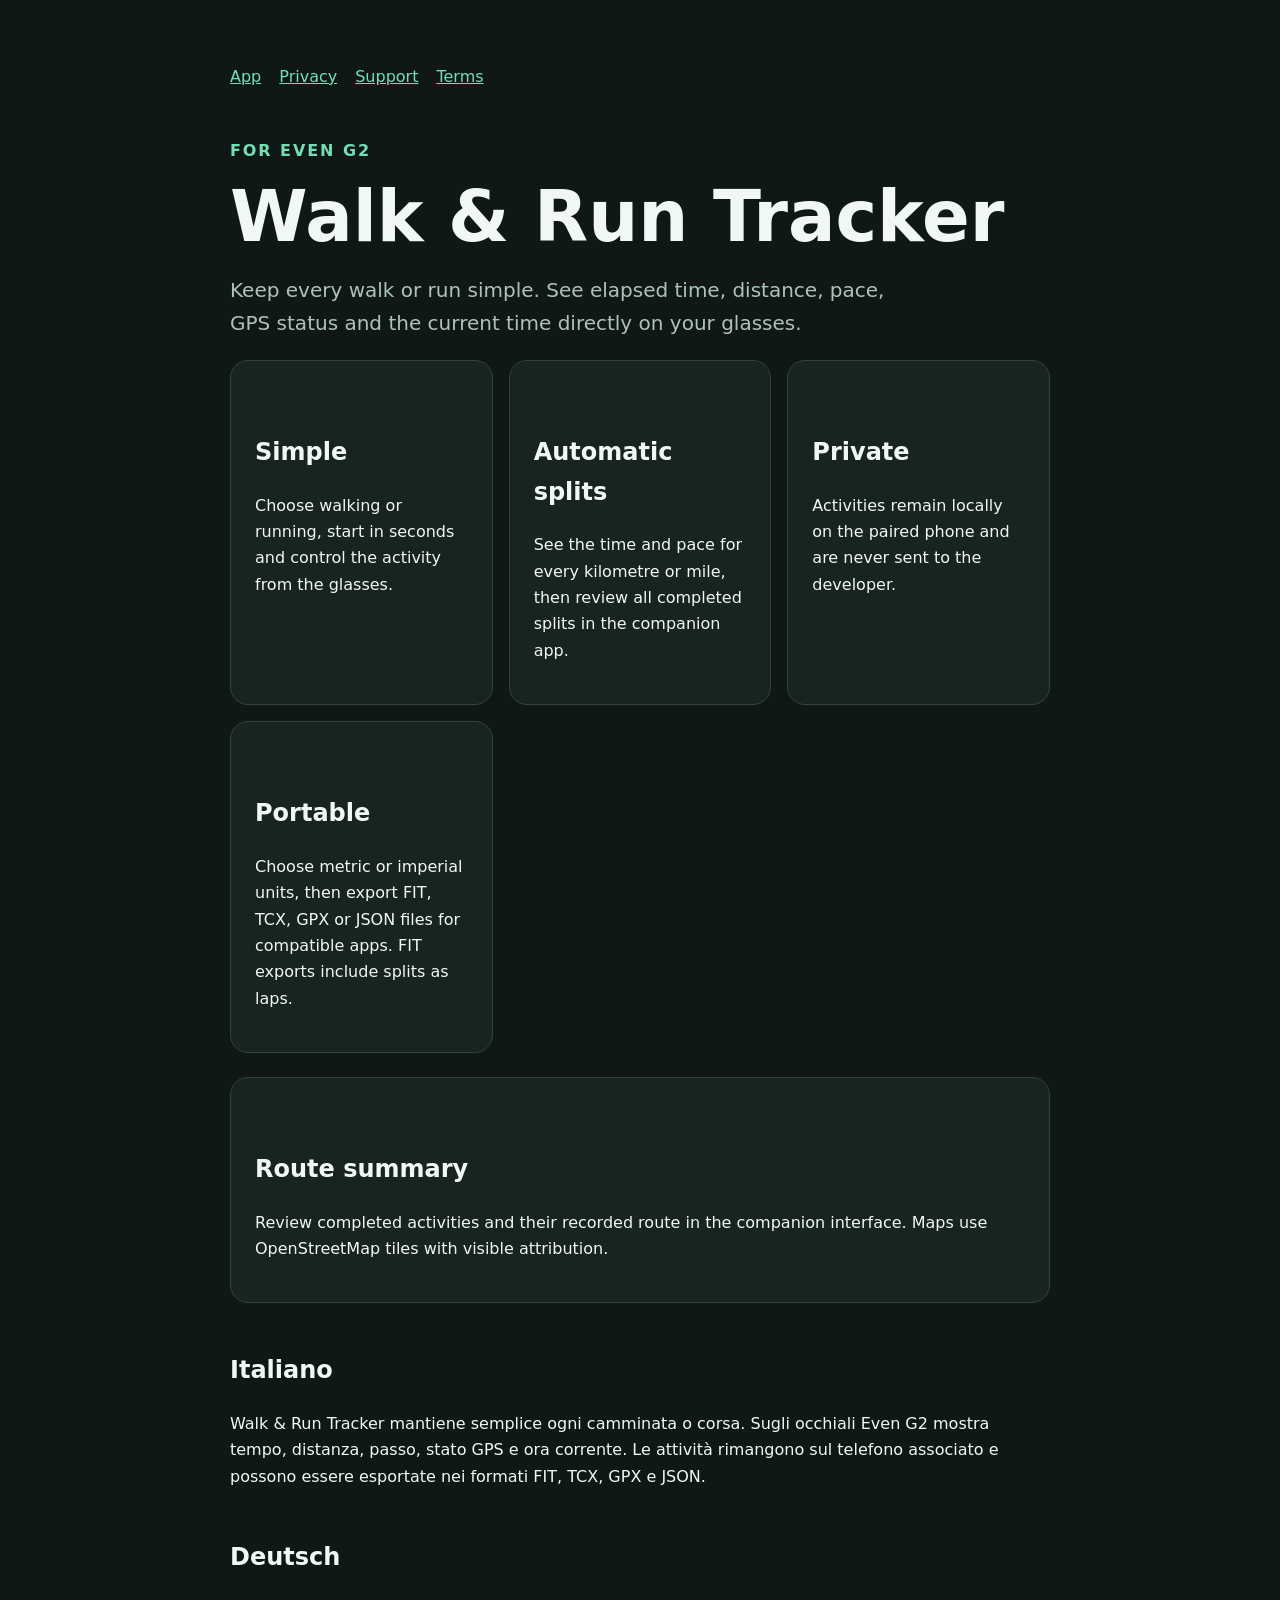
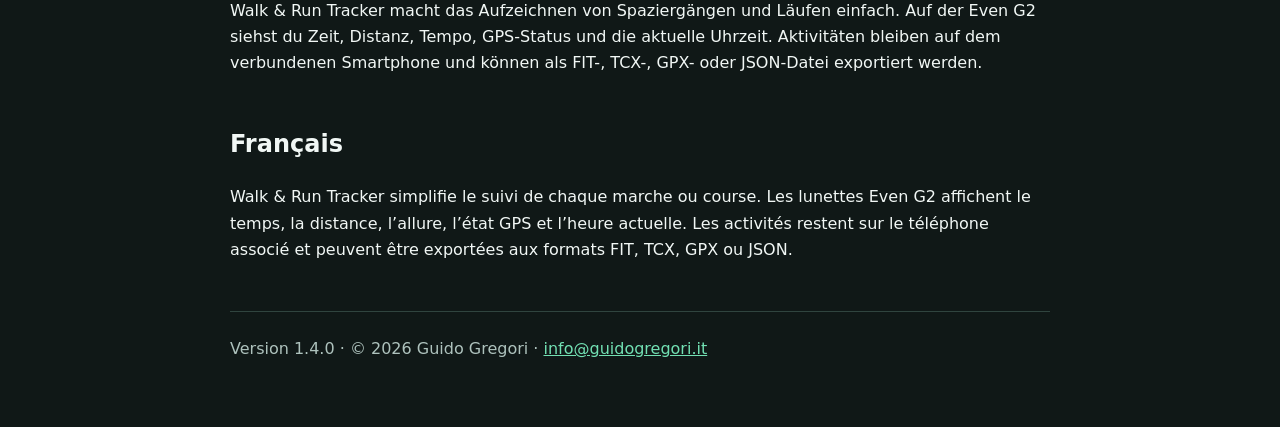
<file: index.html>
<!doctype html><html lang="en"><head><meta charset="utf-8"><meta name="viewport" content="width=device-width,initial-scale=1"><title>Walk & Run Tracker for Even G2</title><meta name="description" content="Simple walk and run tracking for Even G2 glasses."><link rel="stylesheet" href="styles.css"></head><body><main>
<nav><a href="index.html">App</a><a href="privacy.html">Privacy</a><a href="support.html">Support</a><a href="terms.html">Terms</a></nav>
<p class="eyebrow">For Even G2</p><h1>Walk & Run Tracker</h1><p class="lead">Keep every walk or run simple. See elapsed time, distance, pace, GPS status and the current time directly on your glasses.</p>
<section class="features"><div class="card"><h2>Simple</h2><p>Choose walking or running, start in seconds and control the activity from the glasses.</p></div><div class="card"><h2>Automatic splits</h2><p>See the time and pace for every kilometre or mile, then review all completed splits in the companion app.</p></div><div class="card"><h2>Private</h2><p>Activities remain locally on the paired phone and are never sent to the developer.</p></div><div class="card"><h2>Portable</h2><p>Choose metric or imperial units, then export FIT, TCX, GPX or JSON files for compatible apps. FIT exports include splits as laps.</p></div></section>
<div class="card"><h2>Route summary</h2><p>Review completed activities and their recorded route in the companion interface. Maps use OpenStreetMap tiles with visible attribution.</p></div>
<h2>Italiano</h2><p>Walk & Run Tracker mantiene semplice ogni camminata o corsa. Sugli occhiali Even G2 mostra tempo, distanza, passo, stato GPS e ora corrente. Le attività rimangono sul telefono associato e possono essere esportate nei formati FIT, TCX, GPX e JSON.</p>
<h2>Deutsch</h2><p>Walk & Run Tracker macht das Aufzeichnen von Spaziergängen und Läufen einfach. Auf der Even G2 siehst du Zeit, Distanz, Tempo, GPS-Status und die aktuelle Uhrzeit. Aktivitäten bleiben auf dem verbundenen Smartphone und können als FIT-, TCX-, GPX- oder JSON-Datei exportiert werden.</p>
<h2>Français</h2><p>Walk & Run Tracker simplifie le suivi de chaque marche ou course. Les lunettes Even G2 affichent le temps, la distance, l’allure, l’état GPS et l’heure actuelle. Les activités restent sur le téléphone associé et peuvent être exportées aux formats FIT, TCX, GPX ou JSON.</p>
<footer>Version 1.4.0 · © 2026 Guido Gregori · <a href="mailto:info@guidogregori.it">info@guidogregori.it</a></footer>
</main></body></html>
</file>
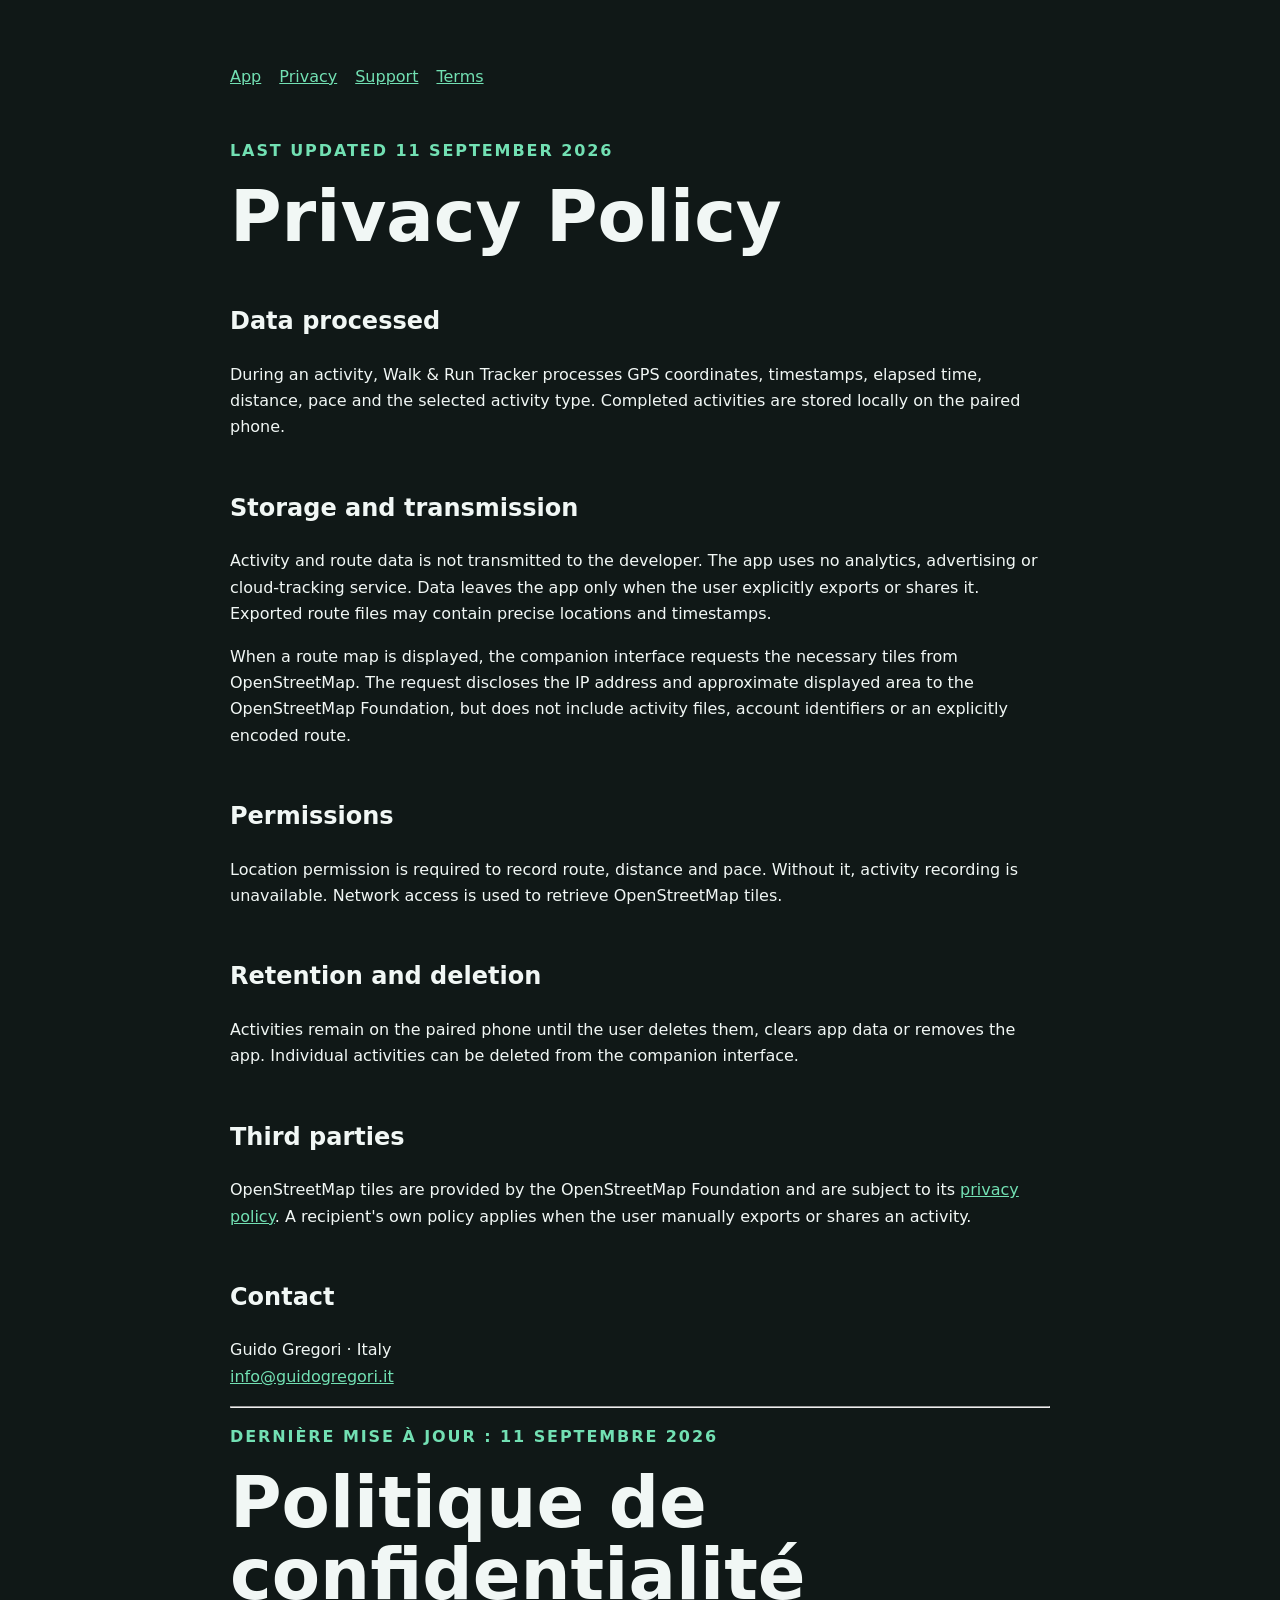
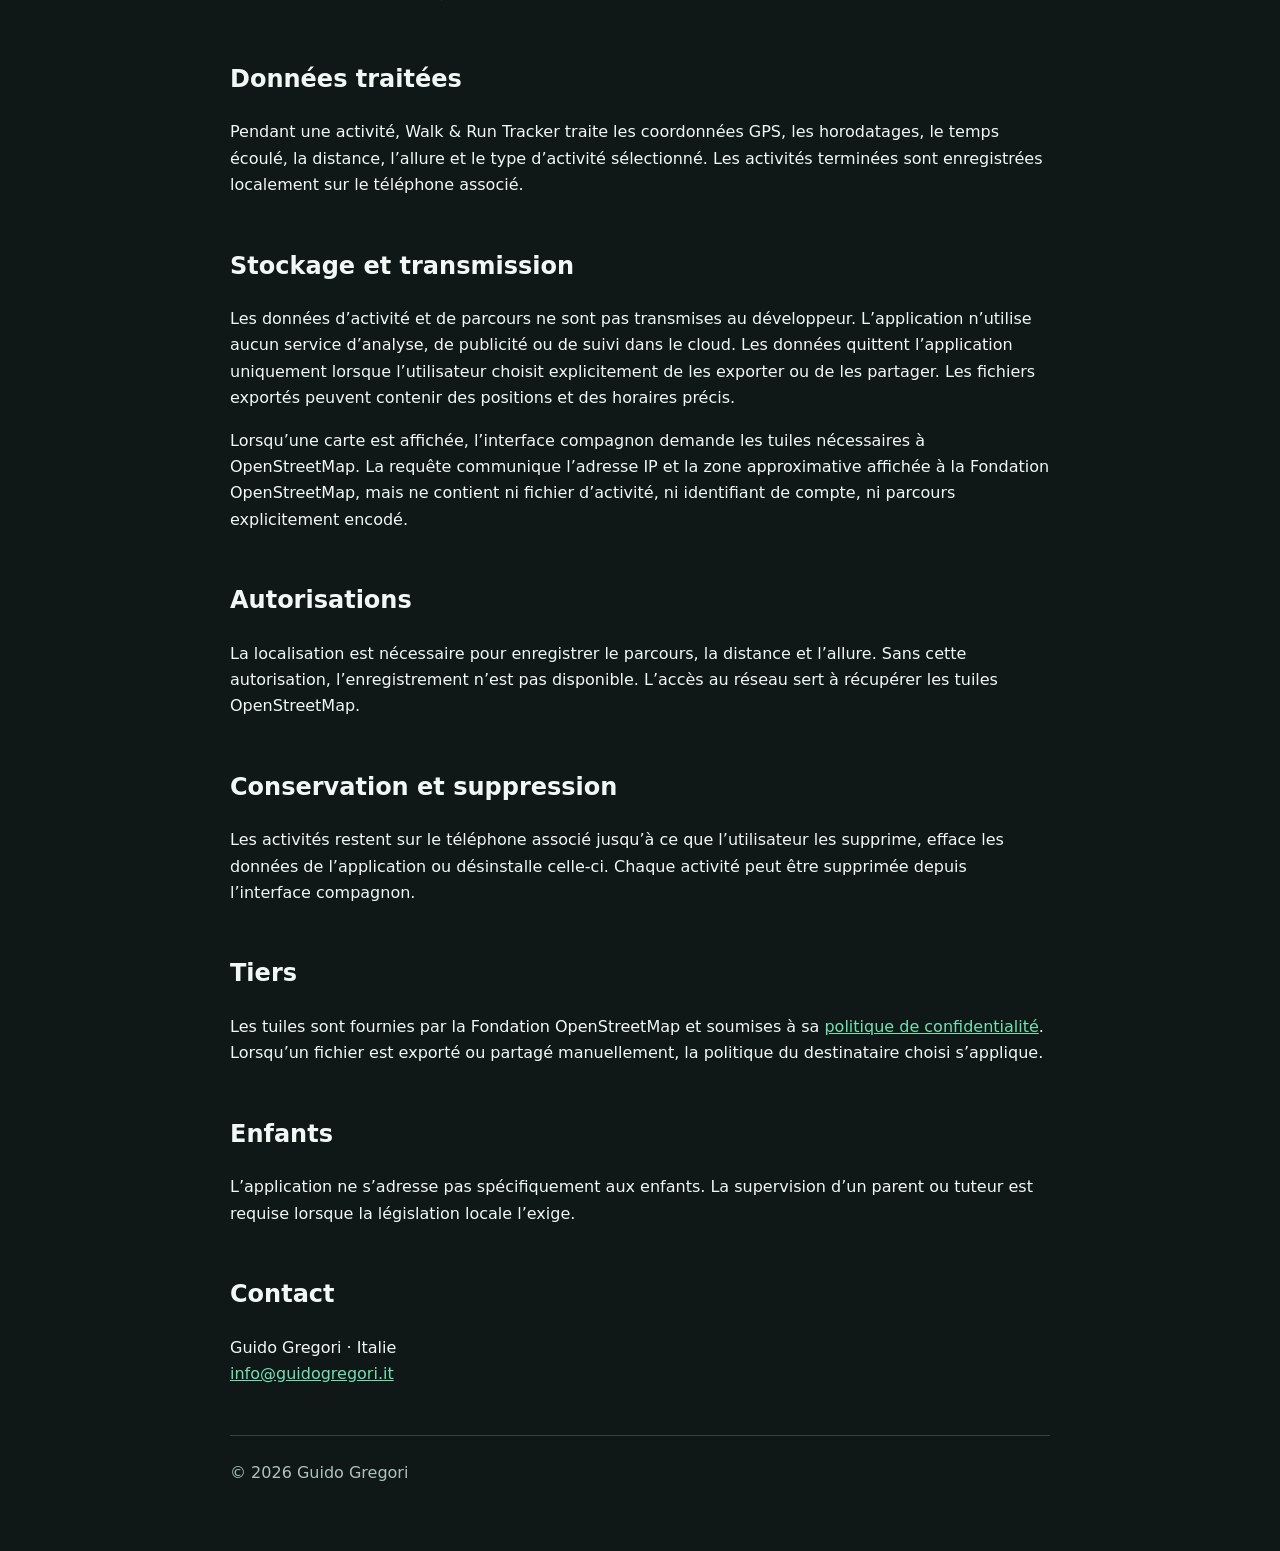
<file: privacy.html>
<!doctype html><html lang="en"><head><meta charset="utf-8"><meta name="viewport" content="width=device-width,initial-scale=1"><title>Privacy Policy — Walk & Run Tracker</title><link rel="stylesheet" href="styles.css"></head><body><main>
<nav><a href="index.html">App</a><a href="privacy.html">Privacy</a><a href="support.html">Support</a><a href="terms.html">Terms</a></nav><p class="eyebrow">Last updated 11 September 2026</p><h1>Privacy Policy</h1>
<h2>Data processed</h2><p>During an activity, Walk & Run Tracker processes GPS coordinates, timestamps, elapsed time, distance, pace and the selected activity type. Completed activities are stored locally on the paired phone.</p>
<h2>Storage and transmission</h2><p>Activity and route data is not transmitted to the developer. The app uses no analytics, advertising or cloud-tracking service. Data leaves the app only when the user explicitly exports or shares it. Exported route files may contain precise locations and timestamps.</p>
<p>When a route map is displayed, the companion interface requests the necessary tiles from OpenStreetMap. The request discloses the IP address and approximate displayed area to the OpenStreetMap Foundation, but does not include activity files, account identifiers or an explicitly encoded route.</p>
<h2>Permissions</h2><p>Location permission is required to record route, distance and pace. Without it, activity recording is unavailable. Network access is used to retrieve OpenStreetMap tiles.</p>
<h2>Retention and deletion</h2><p>Activities remain on the paired phone until the user deletes them, clears app data or removes the app. Individual activities can be deleted from the companion interface.</p>
<h2>Third parties</h2><p>OpenStreetMap tiles are provided by the OpenStreetMap Foundation and are subject to its <a href="https://osmfoundation.org/wiki/Privacy_Policy">privacy policy</a>. A recipient's own policy applies when the user manually exports or shares an activity.</p>
<h2>Contact</h2><p>Guido Gregori · Italy<br><a href="mailto:info@guidogregori.it">info@guidogregori.it</a></p>
<hr><p class="eyebrow">Dernière mise à jour : 11 septembre 2026</p><h1>Politique de confidentialité</h1>
<h2>Données traitées</h2><p>Pendant une activité, Walk & Run Tracker traite les coordonnées GPS, les horodatages, le temps écoulé, la distance, l’allure et le type d’activité sélectionné. Les activités terminées sont enregistrées localement sur le téléphone associé.</p>
<h2>Stockage et transmission</h2><p>Les données d’activité et de parcours ne sont pas transmises au développeur. L’application n’utilise aucun service d’analyse, de publicité ou de suivi dans le cloud. Les données quittent l’application uniquement lorsque l’utilisateur choisit explicitement de les exporter ou de les partager. Les fichiers exportés peuvent contenir des positions et des horaires précis.</p>
<p>Lorsqu’une carte est affichée, l’interface compagnon demande les tuiles nécessaires à OpenStreetMap. La requête communique l’adresse IP et la zone approximative affichée à la Fondation OpenStreetMap, mais ne contient ni fichier d’activité, ni identifiant de compte, ni parcours explicitement encodé.</p>
<h2>Autorisations</h2><p>La localisation est nécessaire pour enregistrer le parcours, la distance et l’allure. Sans cette autorisation, l’enregistrement n’est pas disponible. L’accès au réseau sert à récupérer les tuiles OpenStreetMap.</p>
<h2>Conservation et suppression</h2><p>Les activités restent sur le téléphone associé jusqu’à ce que l’utilisateur les supprime, efface les données de l’application ou désinstalle celle-ci. Chaque activité peut être supprimée depuis l’interface compagnon.</p>
<h2>Tiers</h2><p>Les tuiles sont fournies par la Fondation OpenStreetMap et soumises à sa <a href="https://osmfoundation.org/wiki/Privacy_Policy">politique de confidentialité</a>. Lorsqu’un fichier est exporté ou partagé manuellement, la politique du destinataire choisi s’applique.</p>
<h2>Enfants</h2><p>L’application ne s’adresse pas spécifiquement aux enfants. La supervision d’un parent ou tuteur est requise lorsque la législation locale l’exige.</p>
<h2>Contact</h2><p>Guido Gregori · Italie<br><a href="mailto:info@guidogregori.it">info@guidogregori.it</a></p>
<footer>© 2026 Guido Gregori</footer></main></body></html>
</file>
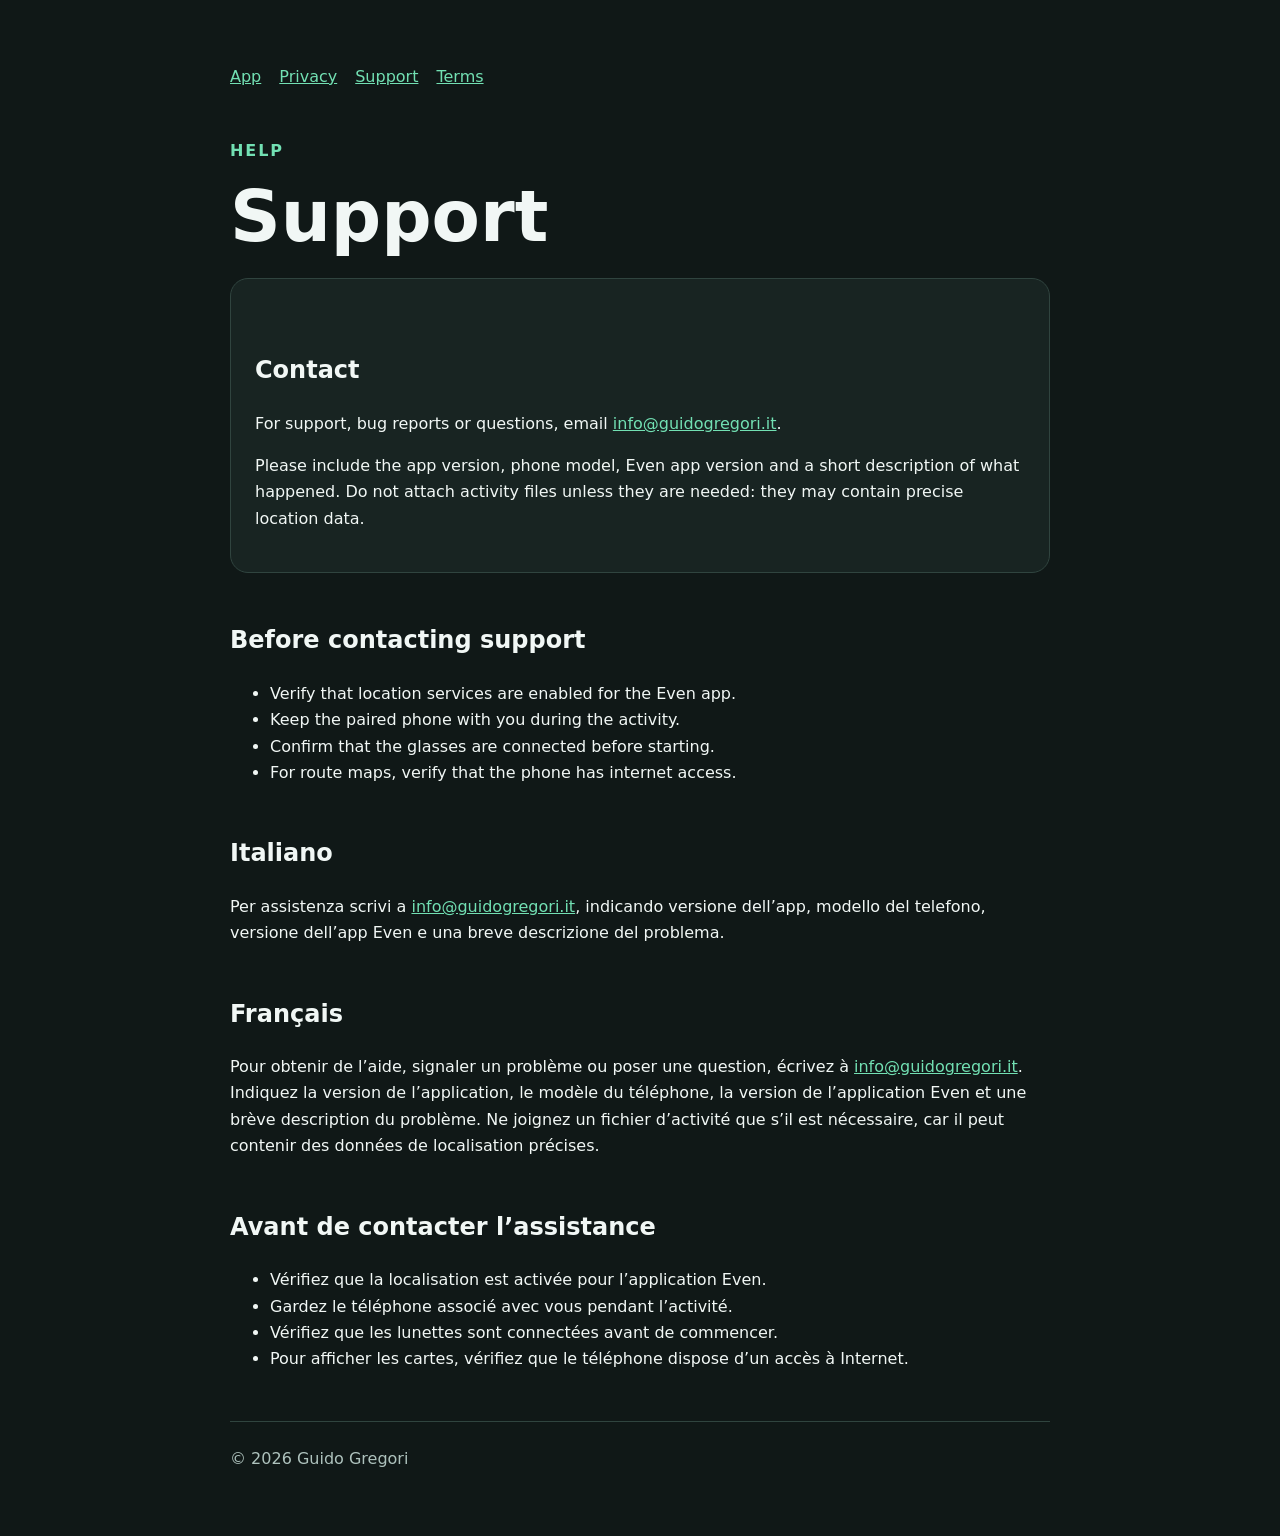
<file: support.html>
<!doctype html><html lang="en"><head><meta charset="utf-8"><meta name="viewport" content="width=device-width,initial-scale=1"><title>Support — Walk & Run Tracker</title><link rel="stylesheet" href="styles.css"></head><body><main>
<nav><a href="index.html">App</a><a href="privacy.html">Privacy</a><a href="support.html">Support</a><a href="terms.html">Terms</a></nav><p class="eyebrow">Help</p><h1>Support</h1>
<div class="card"><h2>Contact</h2><p>For support, bug reports or questions, email <a href="mailto:info@guidogregori.it?subject=Walk%20%26%20Run%20Tracker%20support">info@guidogregori.it</a>.</p><p>Please include the app version, phone model, Even app version and a short description of what happened. Do not attach activity files unless they are needed: they may contain precise location data.</p></div>
<h2>Before contacting support</h2><ul><li>Verify that location services are enabled for the Even app.</li><li>Keep the paired phone with you during the activity.</li><li>Confirm that the glasses are connected before starting.</li><li>For route maps, verify that the phone has internet access.</li></ul>
<h2>Italiano</h2><p>Per assistenza scrivi a <a href="mailto:info@guidogregori.it?subject=Assistenza%20Walk%20%26%20Run%20Tracker">info@guidogregori.it</a>, indicando versione dell’app, modello del telefono, versione dell’app Even e una breve descrizione del problema.</p>
<h2>Français</h2><p>Pour obtenir de l’aide, signaler un problème ou poser une question, écrivez à <a href="mailto:info@guidogregori.it?subject=Assistance%20Walk%20%26%20Run%20Tracker">info@guidogregori.it</a>. Indiquez la version de l’application, le modèle du téléphone, la version de l’application Even et une brève description du problème. Ne joignez un fichier d’activité que s’il est nécessaire, car il peut contenir des données de localisation précises.</p>
<h2>Avant de contacter l’assistance</h2><ul><li>Vérifiez que la localisation est activée pour l’application Even.</li><li>Gardez le téléphone associé avec vous pendant l’activité.</li><li>Vérifiez que les lunettes sont connectées avant de commencer.</li><li>Pour afficher les cartes, vérifiez que le téléphone dispose d’un accès à Internet.</li></ul>
<footer>© 2026 Guido Gregori</footer></main></body></html>
</file>
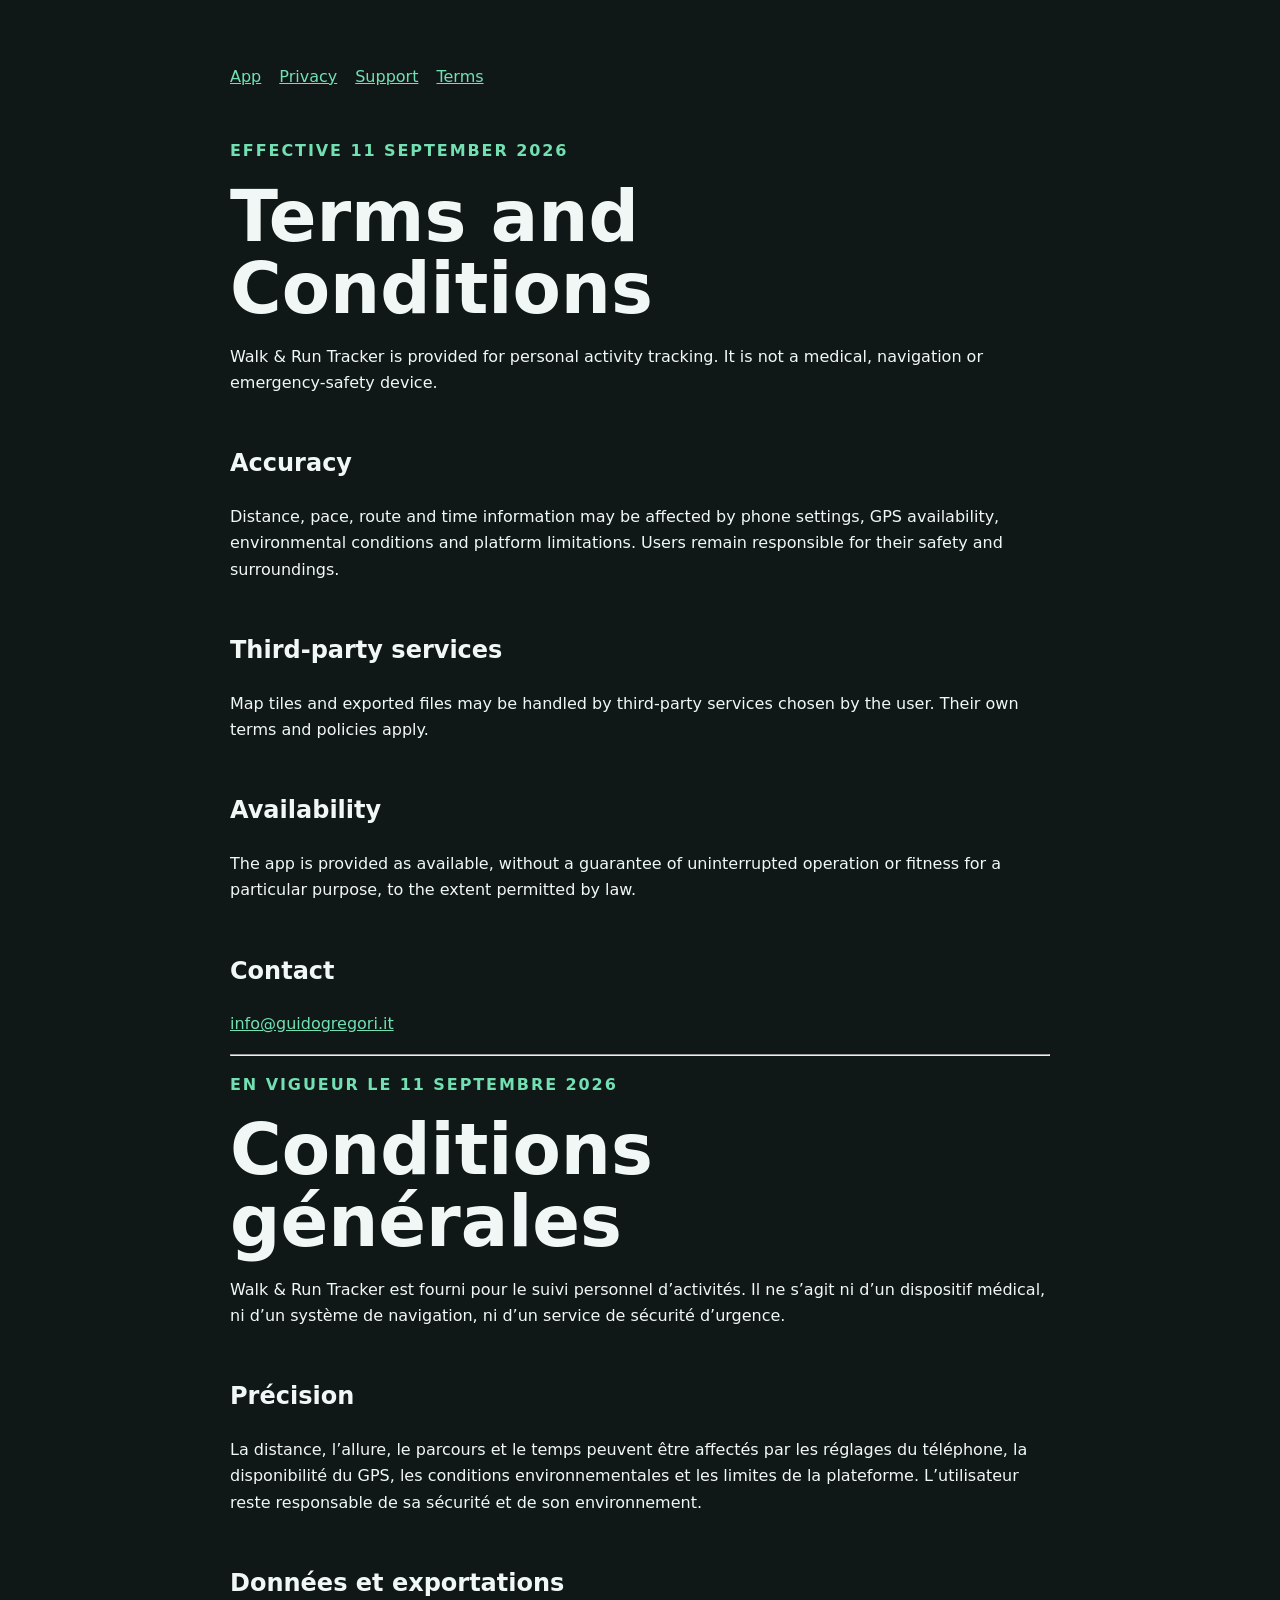
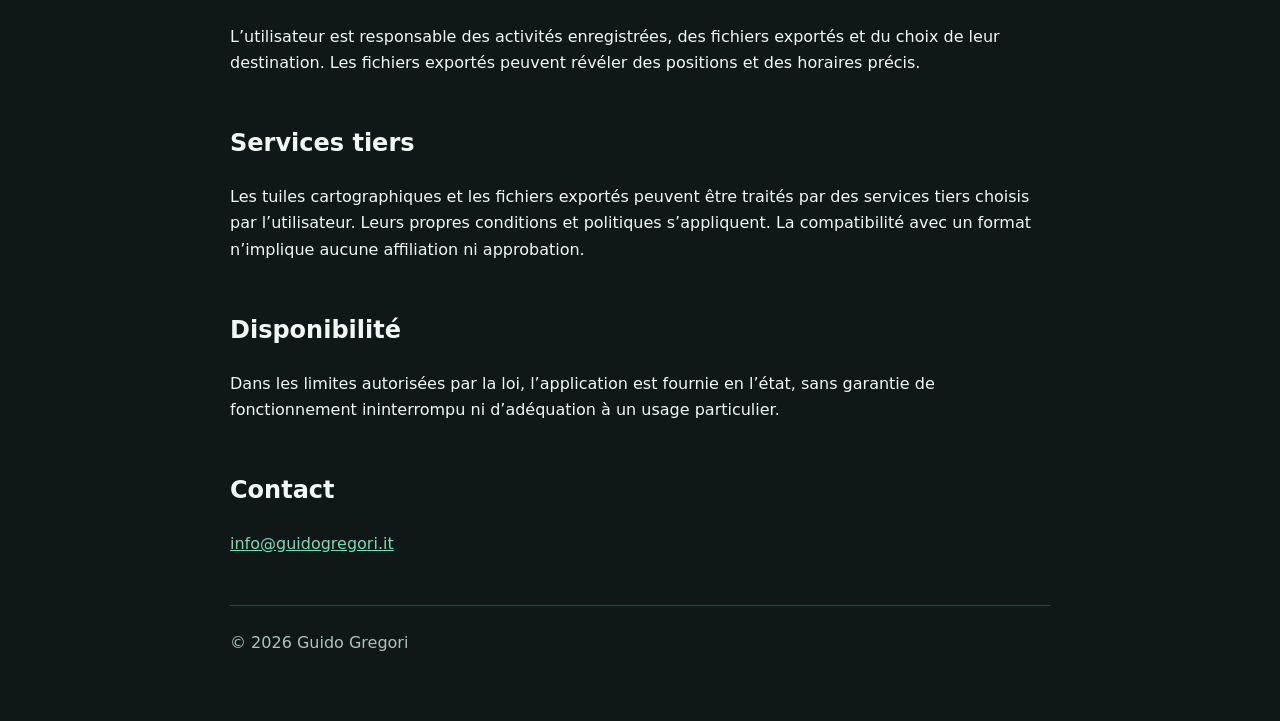
<file: terms.html>
<!doctype html><html lang="en"><head><meta charset="utf-8"><meta name="viewport" content="width=device-width,initial-scale=1"><title>Terms — Walk & Run Tracker</title><link rel="stylesheet" href="styles.css"></head><body><main>
<nav><a href="index.html">App</a><a href="privacy.html">Privacy</a><a href="support.html">Support</a><a href="terms.html">Terms</a></nav><p class="eyebrow">Effective 11 September 2026</p><h1>Terms and Conditions</h1>
<p>Walk & Run Tracker is provided for personal activity tracking. It is not a medical, navigation or emergency-safety device.</p><h2>Accuracy</h2><p>Distance, pace, route and time information may be affected by phone settings, GPS availability, environmental conditions and platform limitations. Users remain responsible for their safety and surroundings.</p><h2>Third-party services</h2><p>Map tiles and exported files may be handled by third-party services chosen by the user. Their own terms and policies apply.</p><h2>Availability</h2><p>The app is provided as available, without a guarantee of uninterrupted operation or fitness for a particular purpose, to the extent permitted by law.</p><h2>Contact</h2><p><a href="mailto:info@guidogregori.it">info@guidogregori.it</a></p>
<hr><p class="eyebrow">En vigueur le 11 septembre 2026</p><h1>Conditions générales</h1>
<p>Walk & Run Tracker est fourni pour le suivi personnel d’activités. Il ne s’agit ni d’un dispositif médical, ni d’un système de navigation, ni d’un service de sécurité d’urgence.</p>
<h2>Précision</h2><p>La distance, l’allure, le parcours et le temps peuvent être affectés par les réglages du téléphone, la disponibilité du GPS, les conditions environnementales et les limites de la plateforme. L’utilisateur reste responsable de sa sécurité et de son environnement.</p>
<h2>Données et exportations</h2><p>L’utilisateur est responsable des activités enregistrées, des fichiers exportés et du choix de leur destination. Les fichiers exportés peuvent révéler des positions et des horaires précis.</p>
<h2>Services tiers</h2><p>Les tuiles cartographiques et les fichiers exportés peuvent être traités par des services tiers choisis par l’utilisateur. Leurs propres conditions et politiques s’appliquent. La compatibilité avec un format n’implique aucune affiliation ni approbation.</p>
<h2>Disponibilité</h2><p>Dans les limites autorisées par la loi, l’application est fournie en l’état, sans garantie de fonctionnement ininterrompu ni d’adéquation à un usage particulier.</p>
<h2>Contact</h2><p><a href="mailto:info@guidogregori.it">info@guidogregori.it</a></p>
<footer>© 2026 Guido Gregori</footer></main></body></html>
</file>
<file: styles.css>
:root { color-scheme: dark; --bg:#101817; --card:#182422; --text:#f1f7f5; --muted:#aec2bd; --accent:#72e0b3; --line:#30443f; }
* { box-sizing:border-box; }
body { margin:0; font:16px/1.65 system-ui,-apple-system,BlinkMacSystemFont,"Segoe UI",sans-serif; background:var(--bg); color:var(--text); }
main { width:min(820px,calc(100% - 32px)); margin:0 auto; padding:64px 0; }
nav { display:flex; gap:18px; flex-wrap:wrap; margin-bottom:48px; }
a { color:var(--accent); }
h1 { font-size:clamp(2.2rem,7vw,4.4rem); line-height:1.02; margin:.25em 0; }
h2 { margin-top:2em; }
.eyebrow { color:var(--accent); font-weight:700; letter-spacing:.12em; text-transform:uppercase; }
.lead { color:var(--muted); font-size:1.25rem; max-width:700px; }
.card { background:var(--card); border:1px solid var(--line); border-radius:18px; padding:24px; margin:24px 0; }
.features { display:grid; grid-template-columns:repeat(auto-fit,minmax(210px,1fr)); gap:16px; }
.features .card { margin:0; }
footer { border-top:1px solid var(--line); margin-top:48px; padding-top:24px; color:var(--muted); }
</file>
